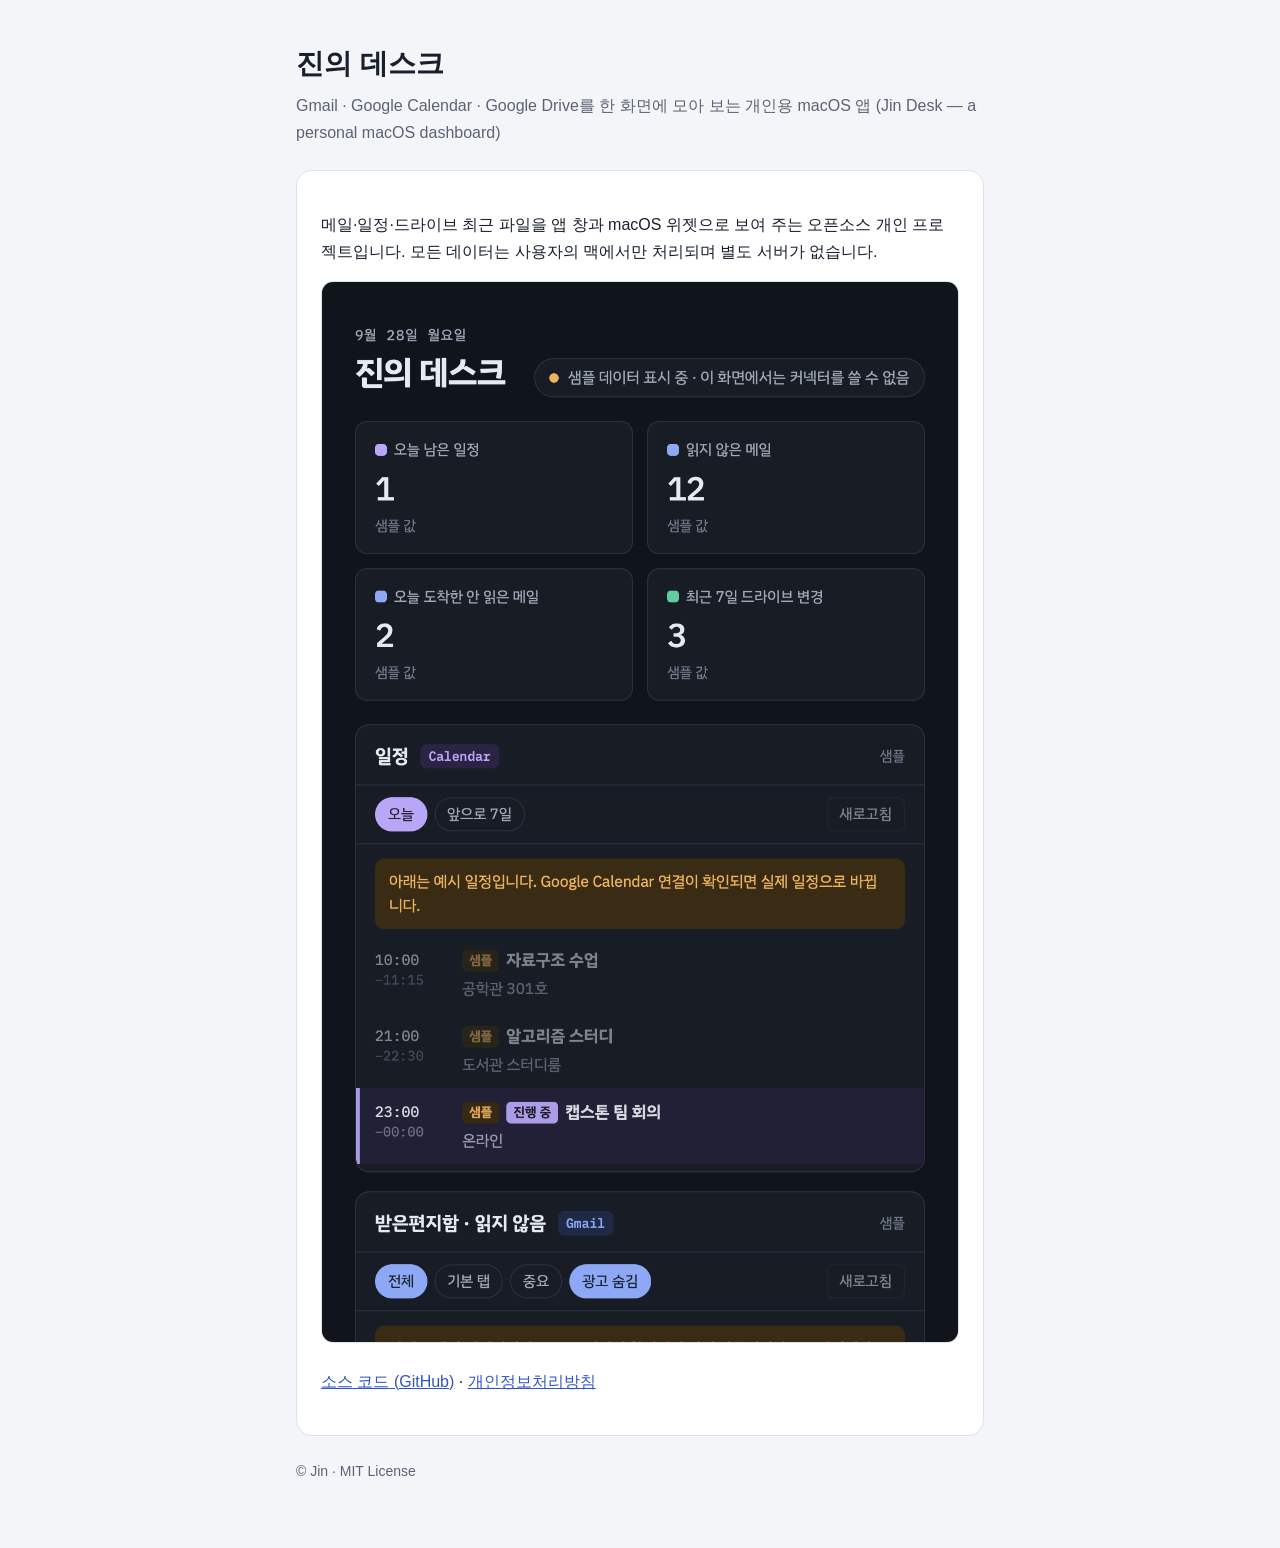
<file: docs/index.html>
<!doctype html>
<html lang="ko"><head><meta charset="utf-8"><meta name="viewport" content="width=device-width,initial-scale=1">
<title>진의 데스크</title><link rel="stylesheet" href="style.css"></head>
<body><main>
<h1>진의 데스크</h1>
<p class="sub">Gmail · Google Calendar · Google Drive를 한 화면에 모아 보는 개인용 macOS 앱 (Jin Desk — a personal macOS dashboard)</p>
<div class="card">
<p>메일·일정·드라이브 최근 파일을 앱 창과 macOS 위젯으로 보여 주는 오픈소스 개인 프로젝트입니다. 모든 데이터는 사용자의 맥에서만 처리되며 별도 서버가 없습니다.</p>
<p><img src="dashboard.png" alt="샘플 데이터로 그린 대시보드 화면"></p>
<p><a href="https://github.com/jin123-mye/jin-desk">소스 코드 (GitHub)</a> · <a href="privacy.html">개인정보처리방침</a></p>
</div>
<footer>© Jin · MIT License</footer>
</main></body></html>
</file>
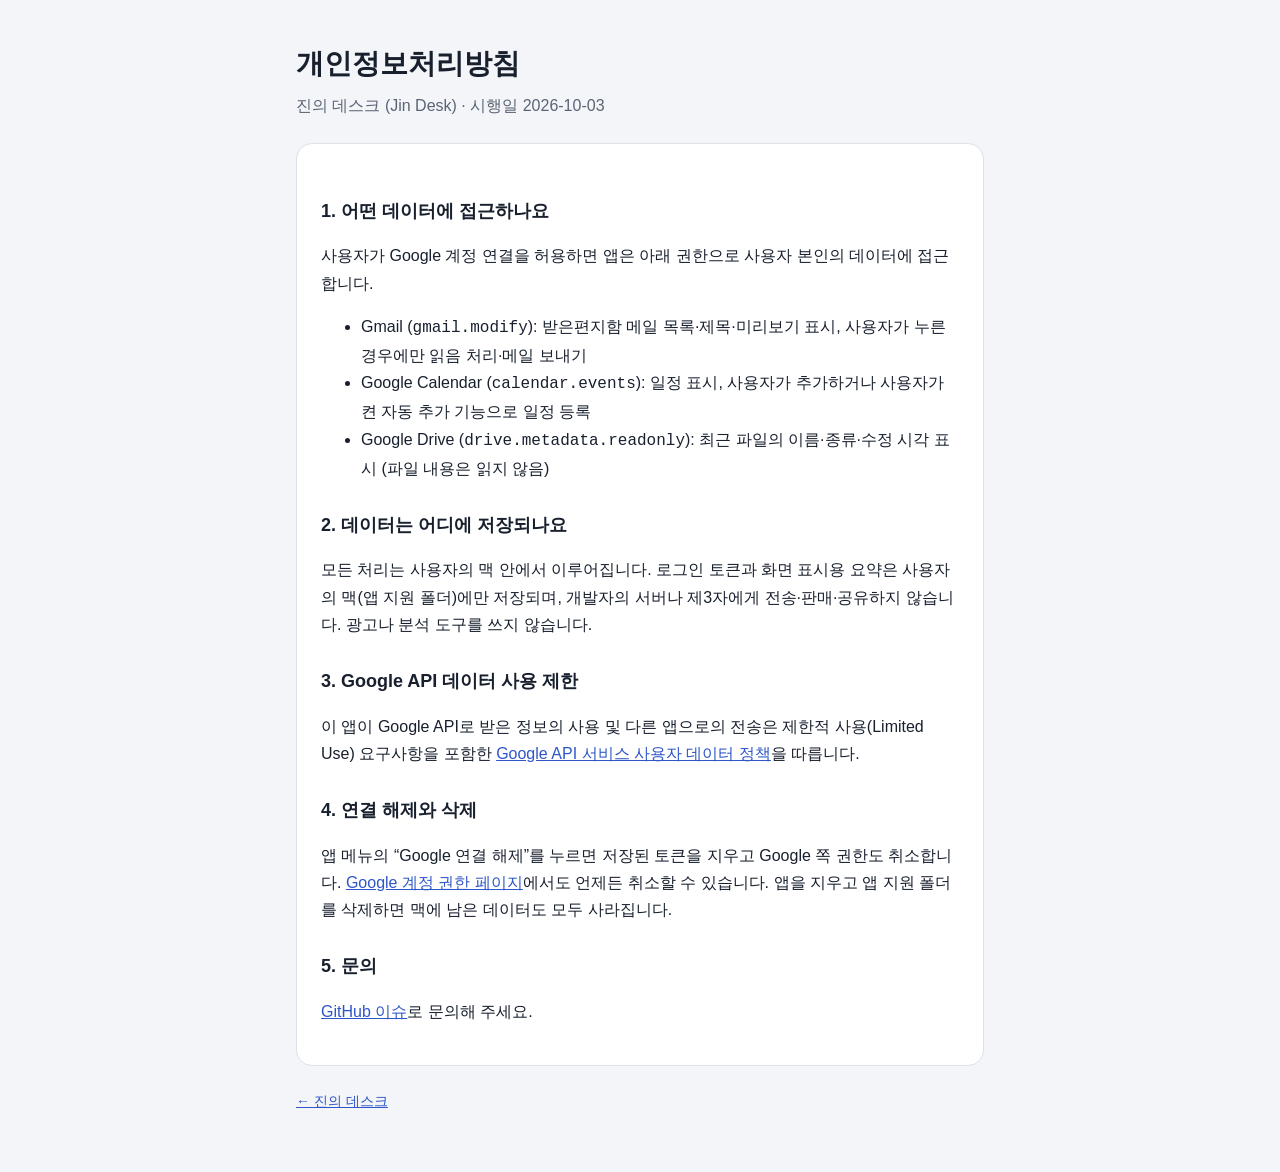
<file: docs/privacy.html>
<!doctype html>
<html lang="ko"><head><meta charset="utf-8"><meta name="viewport" content="width=device-width,initial-scale=1">
<title>개인정보처리방침</title><link rel="stylesheet" href="style.css"></head>
<body><main>
<h1>개인정보처리방침</h1>
<p class="sub">진의 데스크 (Jin Desk) · 시행일 2026-10-03</p>
<div class="card">
<h2>1. 어떤 데이터에 접근하나요</h2>
<p>사용자가 Google 계정 연결을 허용하면 앱은 아래 권한으로 사용자 본인의 데이터에 접근합니다.</p>
<ul>
<li>Gmail (<code>gmail.modify</code>): 받은편지함 메일 목록·제목·미리보기 표시, 사용자가 누른 경우에만 읽음 처리·메일 보내기</li>
<li>Google Calendar (<code>calendar.events</code>): 일정 표시, 사용자가 추가하거나 사용자가 켠 자동 추가 기능으로 일정 등록</li>
<li>Google Drive (<code>drive.metadata.readonly</code>): 최근 파일의 이름·종류·수정 시각 표시 (파일 내용은 읽지 않음)</li>
</ul>
<h2>2. 데이터는 어디에 저장되나요</h2>
<p>모든 처리는 사용자의 맥 안에서 이루어집니다. 로그인 토큰과 화면 표시용 요약은 사용자의 맥(앱 지원 폴더)에만 저장되며, 개발자의 서버나 제3자에게 전송·판매·공유하지 않습니다. 광고나 분석 도구를 쓰지 않습니다.</p>
<h2>3. Google API 데이터 사용 제한</h2>
<p>이 앱이 Google API로 받은 정보의 사용 및 다른 앱으로의 전송은 제한적 사용(Limited Use) 요구사항을 포함한 <a href="https://developers.google.com/terms/api-services-user-data-policy">Google API 서비스 사용자 데이터 정책</a>을 따릅니다.</p>
<h2>4. 연결 해제와 삭제</h2>
<p>앱 메뉴의 “Google 연결 해제”를 누르면 저장된 토큰을 지우고 Google 쪽 권한도 취소합니다. <a href="https://myaccount.google.com/permissions">Google 계정 권한 페이지</a>에서도 언제든 취소할 수 있습니다. 앱을 지우고 앱 지원 폴더를 삭제하면 맥에 남은 데이터도 모두 사라집니다.</p>
<h2>5. 문의</h2>
<p><a href="https://github.com/jin123-mye/jin-desk/issues">GitHub 이슈</a>로 문의해 주세요.</p>
</div>
<footer><a href="index.html">← 진의 데스크</a></footer>
</main></body></html>
</file>
<file: docs/style.css>
:root{--bg:#F3F5F8;--panel:#FFFFFF;--ink:#18202E;--sub:#5A6475;--line:#DCE1EA;--accent:#2E56C8}
@media (prefers-color-scheme:dark){:root{--bg:#10141B;--panel:#171C25;--ink:#E7EAF0;--sub:#9AA3B2;--line:#2A3242;--accent:#8DA8F5}}
*{box-sizing:border-box}
body{margin:0;background:var(--bg);color:var(--ink);font:16px/1.7 -apple-system,BlinkMacSystemFont,"Apple SD Gothic Neo","Noto Sans KR",sans-serif}
main{max-width:720px;margin:0 auto;padding:40px 16px 64px}
.card{background:var(--panel);border:1px solid var(--line);border-radius:16px;padding:24px}
h1{font-size:28px;margin:0 0 4px}h2{font-size:18px;margin:28px 0 8px}
p,li{color:var(--ink)}.sub{color:var(--sub);margin:0 0 24px}
a{color:var(--accent)}img{max-width:100%;border-radius:12px;border:1px solid var(--line)}
footer{color:var(--sub);font-size:14px;margin-top:24px}
</file>
